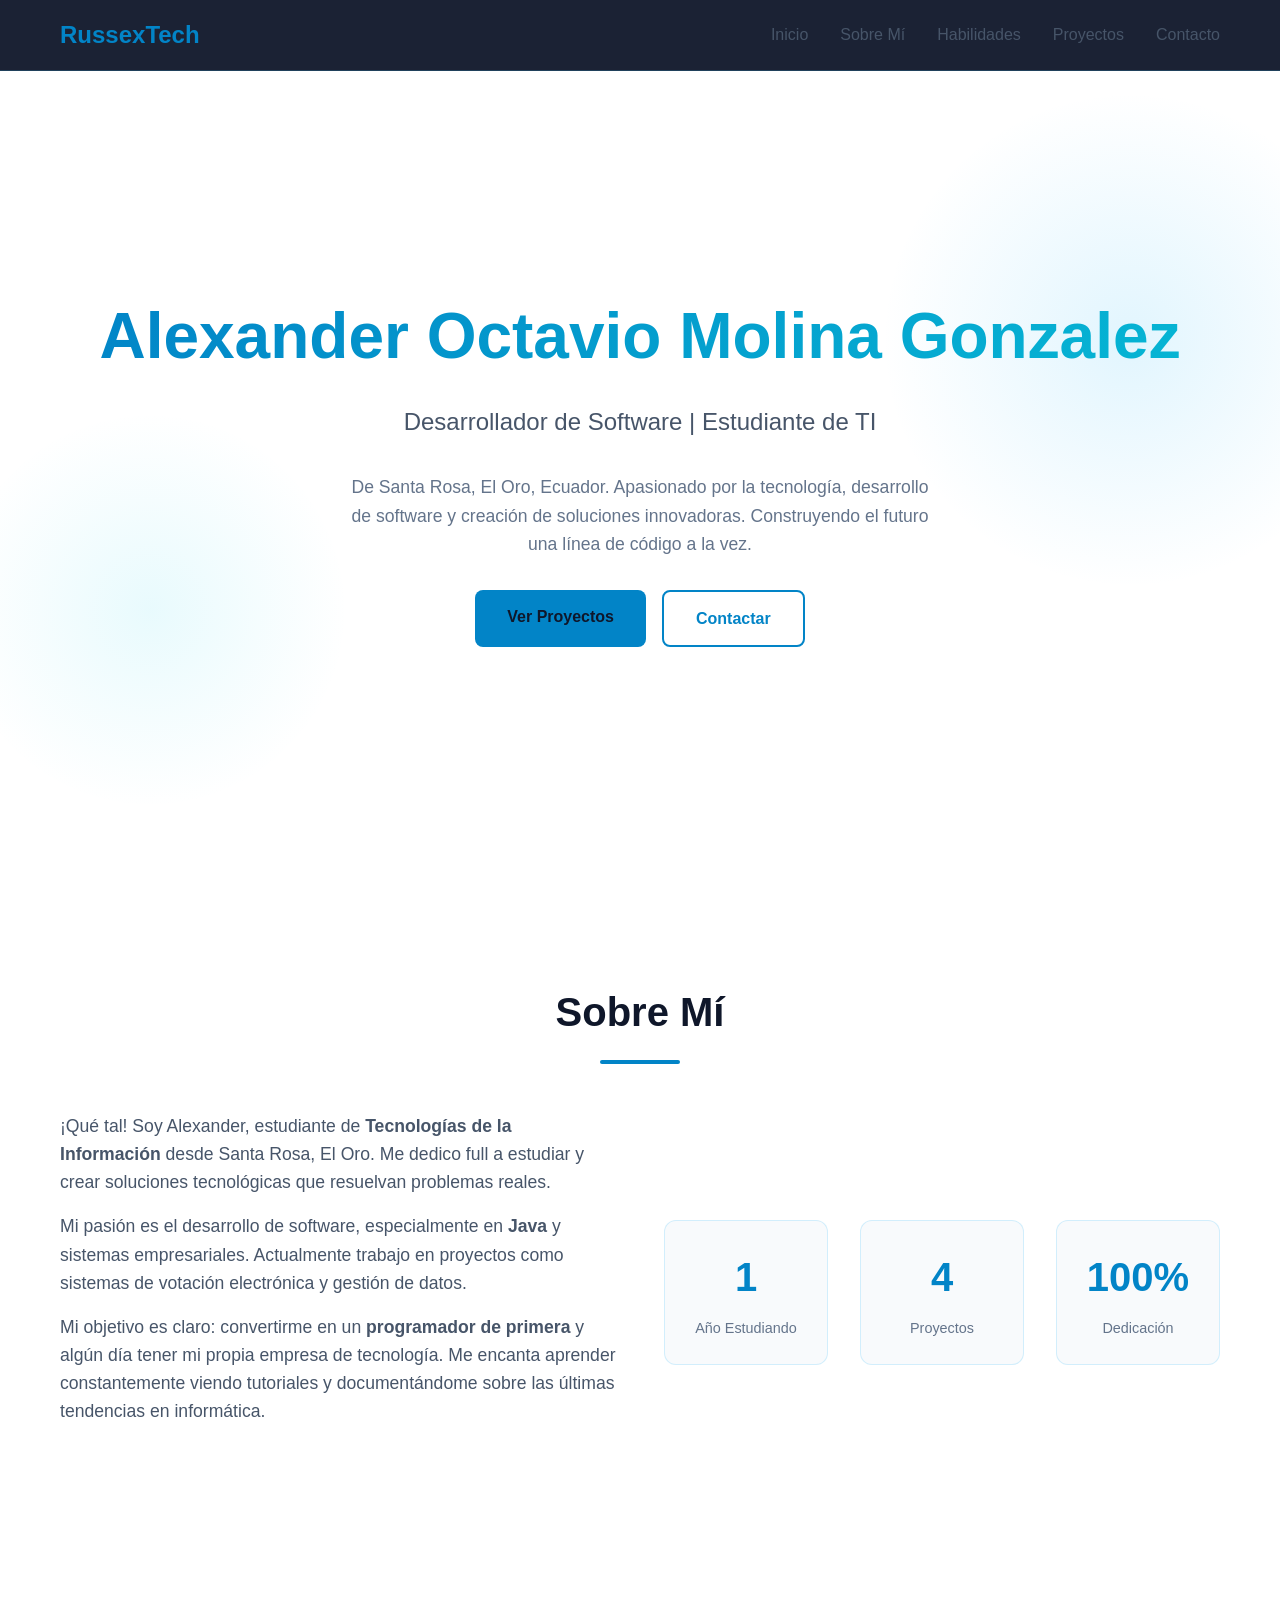
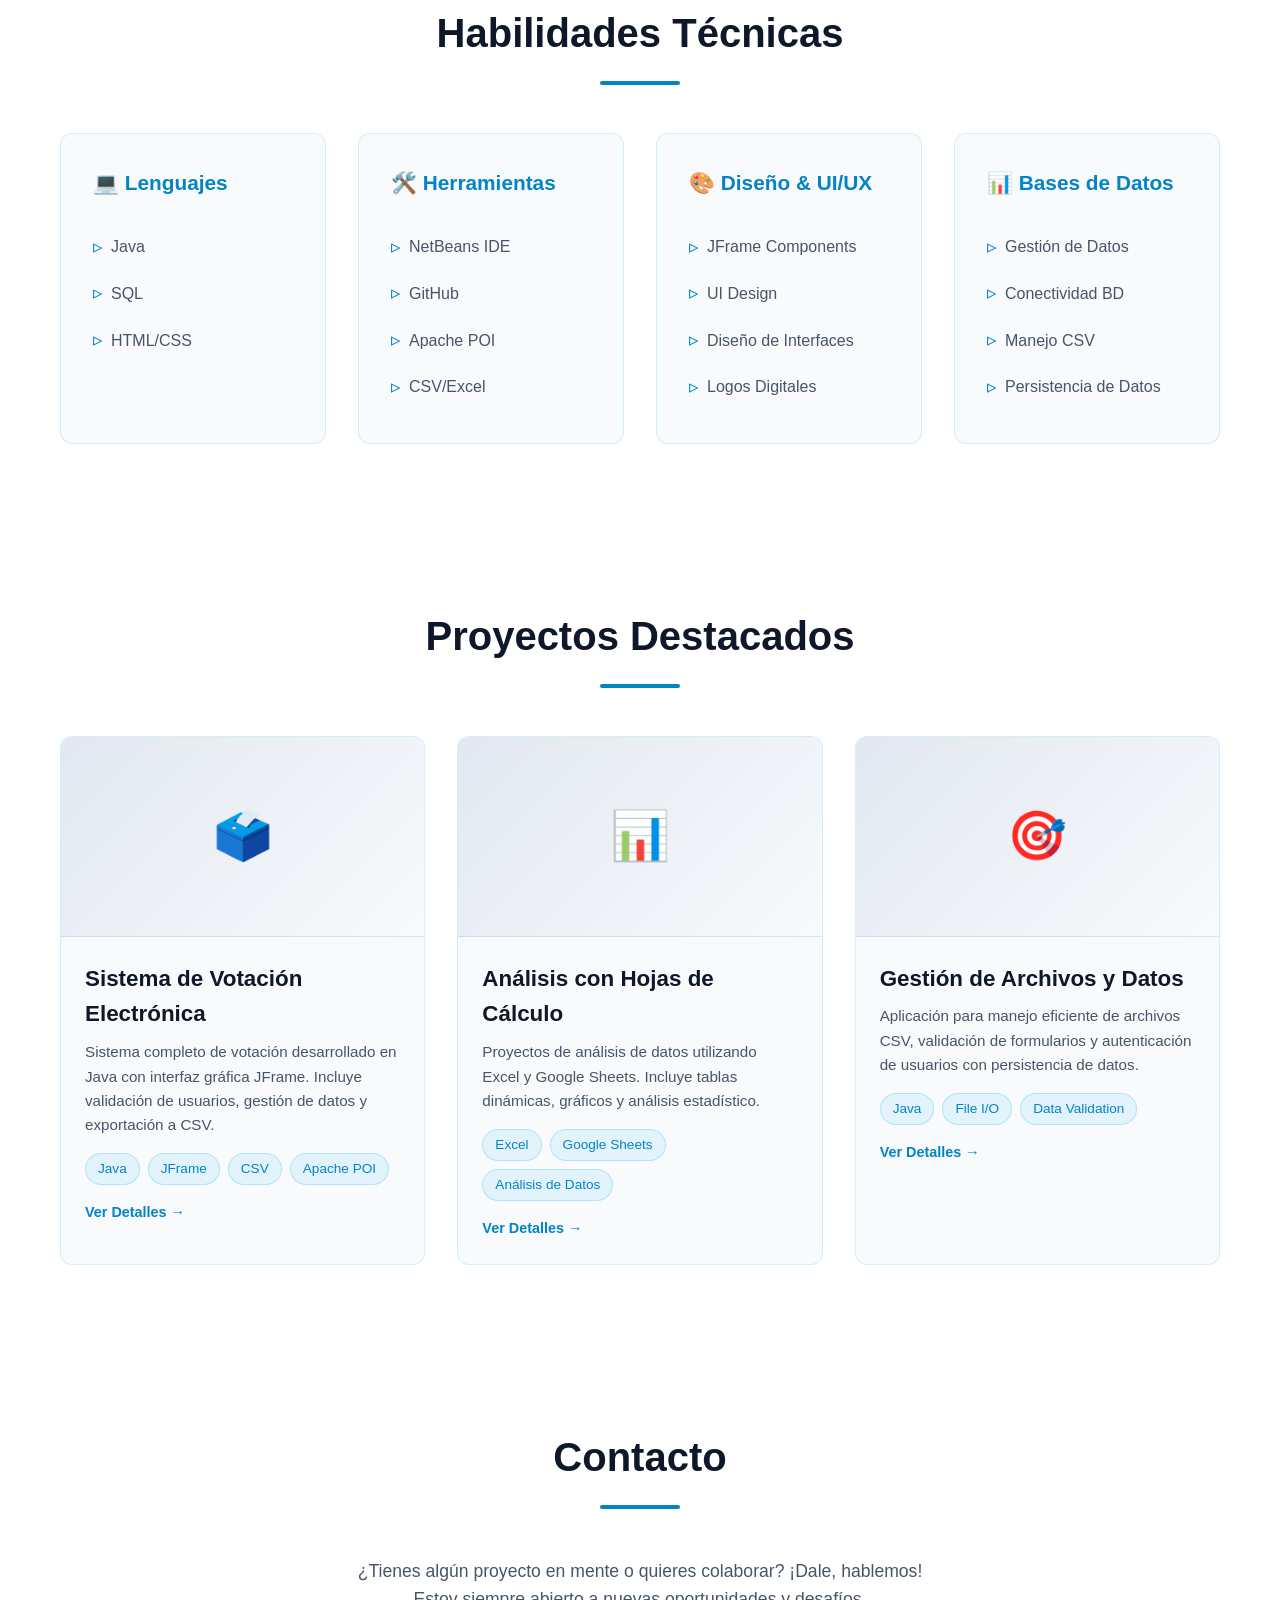
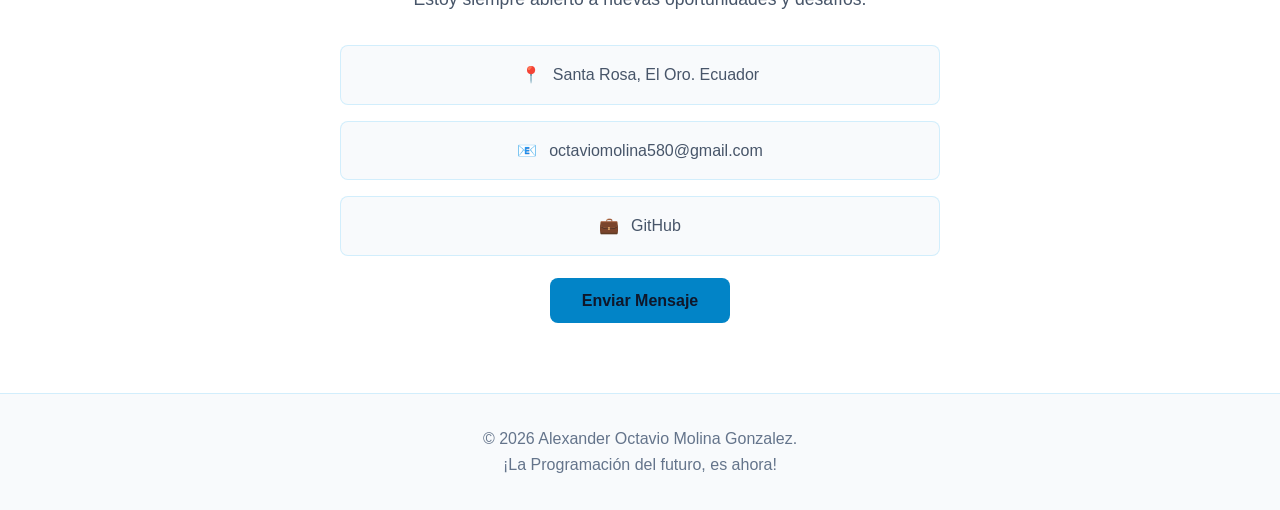
<file: index.html>
<!DOCTYPE html>
<html lang="es">
<head>
    <meta charset="UTF-8">
    <meta name="viewport" content="width=device-width, initial-scale=1.0">
    <title>Alexander Molina | Desarrollador de Software</title>
    <link rel="stylesheet" type="text/css" href="estilo.css">
</head>

<body>
    <!-- Navigation -->
    <nav>
        <div class="container">
            <a href="#home" class="logo">RussexTech</a>
            <button class="mobile-menu-btn" onclick="toggleMenu()">☰</button>
            <ul class="nav-links" id="navLinks">
                <li><a href="#home" onclick="closeMenu()">Inicio</a></li>
                <li><a href="#about" onclick="closeMenu()">Sobre Mí</a></li>
                <li><a href="#skills" onclick="closeMenu()">Habilidades</a></li>
                <li><a href="#projects" onclick="closeMenu()">Proyectos</a></li>
                <li><a href="#contact" onclick="closeMenu()">Contacto</a></li>
            </ul>
        </div>
    </nav>

    <!-- Hero Section -->
    <section id="home" class="hero">
        <div class="hero-content">
            <h1>Alexander Octavio Molina Gonzalez</h1>
            <p class="subtitle">Desarrollador de Software | Estudiante de TI</p>
            <p class="description">
                De Santa Rosa, El Oro, Ecuador. Apasionado por la tecnología, desarrollo de software y creación de
                soluciones innovadoras.
                Construyendo el futuro una línea de código a la vez.
            </p>
            <div class="cta-buttons">
                <a href="#projects" class="btn btn-primary">Ver Proyectos</a>
                <a href="#contact" class="btn btn-secondary">Contactar</a>
            </div>
        </div>
    </section>

    <!-- About Section -->
    <section id="about">
        <div class="container">
            <h2 class="section-title">Sobre Mí</h2>
            <div class="about-content">
                <div class="about-text">
                    <p>
                        ¡Qué tal! Soy Alexander, estudiante de <strong>Tecnologías de la Información</strong> desde
                        Santa Rosa, El Oro.
                        Me dedico full a estudiar y crear soluciones tecnológicas que resuelvan problemas reales.
                    </p>
                    <p>
                        Mi pasión es el desarrollo de software, especialmente en <strong>Java</strong> y sistemas
                        empresariales.
                        Actualmente trabajo en proyectos como sistemas de votación electrónica y gestión de datos.
                    </p>
                    <p>
                        Mi objetivo es claro: convertirme en un <strong>programador de primera</strong> y algún día
                        tener mi propia
                        empresa de tecnología. Me encanta aprender constantemente viendo tutoriales y documentándome
                        sobre las
                        últimas tendencias en informática.
                    </p>
                </div>
                <div class="stats">
                    <div class="stat-card">
                        <div class="stat-number">1</div>
                        <div class="stat-label">Año Estudiando</div>
                    </div>
                    <div class="stat-card">
                        <div class="stat-number">4</div>
                        <div class="stat-label">Proyectos</div>
                    </div>
                    <div class="stat-card">
                        <div class="stat-number">100%</div>
                        <div class="stat-label">Dedicación</div>
                    </div>
                </div>
            </div>
        </div>
    </section>

    <!-- Skills Section -->
    <section id="skills">
        <div class="container">
            <h2 class="section-title">Habilidades Técnicas</h2>
            <div class="skills-grid">
                <div class="skill-category">
                    <h3>💻 Lenguajes</h3>
                    <ul class="skill-list">
                        <li>Java</li>
                        <li>SQL</li>
                        <li>HTML/CSS</li>
                    </ul>
                </div>
                <div class="skill-category">
                    <h3>🛠️ Herramientas</h3>
                    <ul class="skill-list">
                        <li>NetBeans IDE</li>
                        <li>GitHub</li>
                        <li>Apache POI</li>
                        <li>CSV/Excel</li>
                    </ul>
                </div>
                <div class="skill-category">
                    <h3>🎨 Diseño & UI/UX</h3>
                    <ul class="skill-list">
                        <li>JFrame Components</li>
                        <li>UI Design</li>
                        <li>Diseño de Interfaces</li>
                        <li>Logos Digitales</li>
                    </ul>
                </div>
                <div class="skill-category">
                    <h3>📊 Bases de Datos</h3>
                    <ul class="skill-list">
                        <li>Gestión de Datos</li>
                        <li>Conectividad BD</li>
                        <li>Manejo CSV</li>
                        <li>Persistencia de Datos</li>
                    </ul>
                </div>
            </div>
        </div>
    </section>

    <!-- Projects Section -->
    <section id="projects">
        <div class="container">
            <h2 class="section-title">Proyectos Destacados</h2>
            <div class="projects-grid">
                <div class="project-card">
                    <div class="project-image">🗳️</div>
                    <div class="project-content">
                        <h3 class="project-title">Sistema de Votación Electrónica</h3>
                        <p class="project-description">
                            Sistema completo de votación desarrollado en Java con interfaz gráfica JFrame.
                            Incluye validación de usuarios, gestión de datos y exportación a CSV.
                        </p>
                        <div class="project-tech">
                            <span class="tech-tag">Java</span>
                            <span class="tech-tag">JFrame</span>
                            <span class="tech-tag">CSV</span>
                            <span class="tech-tag">Apache POI</span>
                        </div>
                        <div class="project-links">
                            <a href="#" class="project-link">Ver Detalles →</a>
                        </div>
                    </div>
                </div>

                <div class="project-card">
                    <div class="project-image">📊</div>
                    <div class="project-content">
                        <h3 class="project-title">Análisis con Hojas de Cálculo</h3>
                        <p class="project-description">
                            Proyectos de análisis de datos utilizando Excel y Google Sheets.
                            Incluye tablas dinámicas, gráficos y análisis estadístico.
                        </p>
                        <div class="project-tech">
                            <span class="tech-tag">Excel</span>
                            <span class="tech-tag">Google Sheets</span>
                            <span class="tech-tag">Análisis de Datos</span>
                        </div>
                        <div class="project-links">
                            <a href="#" class="project-link">Ver Detalles →</a>
                        </div>
                    </div>
                </div>

                <div class="project-card">
                    <div class="project-image">🎯</div>
                    <div class="project-content">
                        <h3 class="project-title">Gestión de Archivos y Datos</h3>
                        <p class="project-description">
                            Aplicación para manejo eficiente de archivos CSV, validación de formularios
                            y autenticación de usuarios con persistencia de datos.
                        </p>
                        <div class="project-tech">
                            <span class="tech-tag">Java</span>
                            <span class="tech-tag">File I/O</span>
                            <span class="tech-tag">Data Validation</span>
                        </div>
                        <div class="project-links">
                            <a href="#" class="project-link">Ver Detalles →</a>
                        </div>
                    </div>
                </div>
            </div>
        </div>
    </section>

    <!-- Contact Section -->
    <section id="contact">
        <div class="container">
            <h2 class="section-title">Contacto</h2>
            <div class="contact-content">
                <p>
                    ¿Tienes algún proyecto en mente o quieres colaborar?
                    ¡Dale, hablemos! Estoy siempre abierto a nuevas oportunidades y desafíos.
                </p>
                <div class="contact-info">
                    <div class="contact-item">
                        <span>📍</span>
                        <a href="#">Santa Rosa, El Oro. Ecuador</a>
                    </div>
                    <div class="contact-item">
                        <span>📧</span>
                        <a href="mailto:octaviomolina580@gmail.com">octaviomolina580@gmail.com</a>
                    </div>
                    <div class="contact-item">
                        <span>💼</span>
                        <a href="https://github.com" target="_blank">GitHub</a>
                    </div>
                </div>
                <div style="margin-top: 2rem;">
                    <a href="mailto:alexander.molina@example.com" class="btn btn-primary">Enviar Mensaje</a>
                </div>
            </div>
        </div>
    </section>

    <!-- Footer -->
    <footer>
        <div class="container">
            <p>&copy; 2026 Alexander Octavio Molina Gonzalez. <br>¡La Programación del futuro, es ahora!</p>
        </div>
    </footer>

    <script>
        function toggleMenu() {
            const navLinks = document.getElementById('navLinks');
            navLinks.classList.toggle('active');
        }

        function closeMenu() {
            const navLinks = document.getElementById('navLinks');
            navLinks.classList.remove('active');
        }

        // Smooth scrolling
        document.querySelectorAll('a[href^="#"]').forEach(anchor => {
            anchor.addEventListener('click', function (e) {
                e.preventDefault();
                const target = document.querySelector(this.getAttribute('href'));
                if (target) {
                    target.scrollIntoView({
                        behavior: 'smooth',
                        block: 'start'
                    });
                }
            });
        });

        // Change nav background on scroll
        window.addEventListener('scroll', () => {
            const nav = document.querySelector('nav');
            if (window.scrollY > 100) {
                nav.style.background = 'rgba(15, 23, 42, 0.98)';
            } else {
                nav.style.background = 'rgba(15, 23, 42, 0.95)';
            }
        });
    </script>
</body>

</html>
</file>
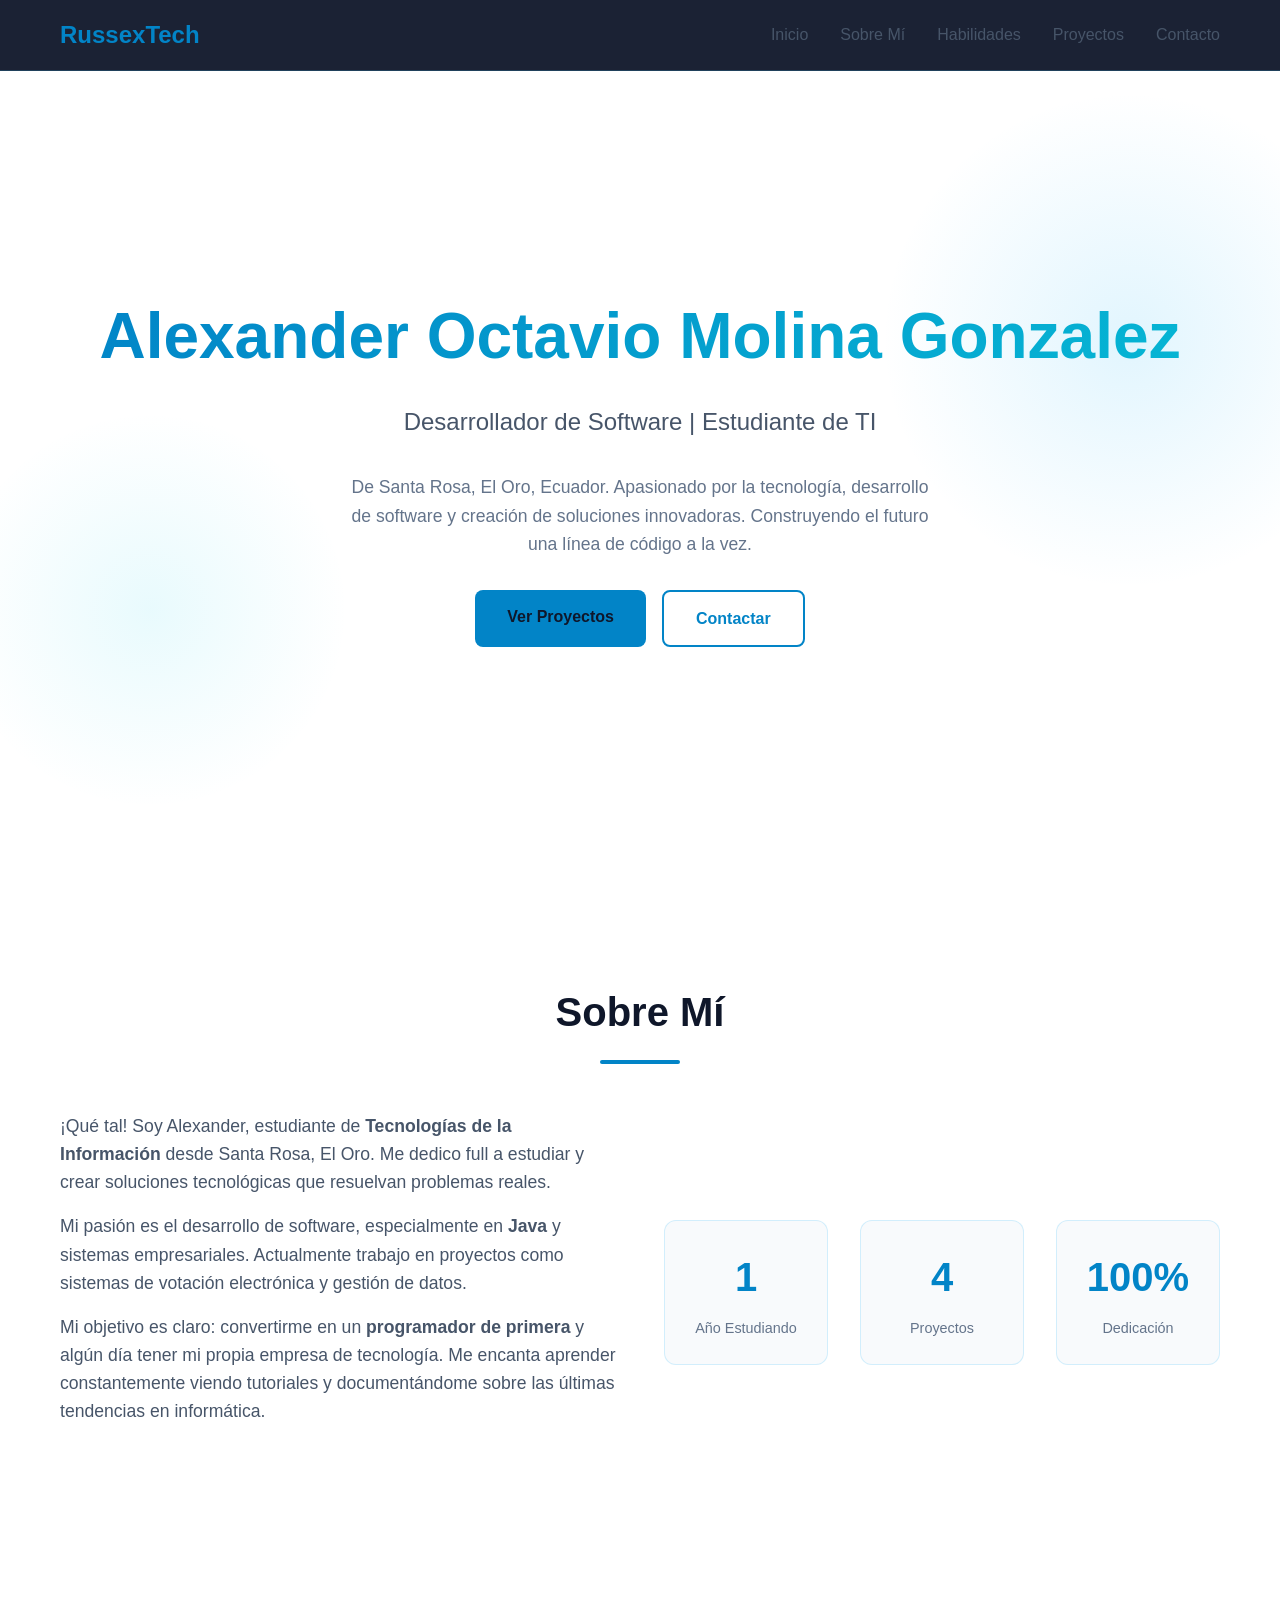
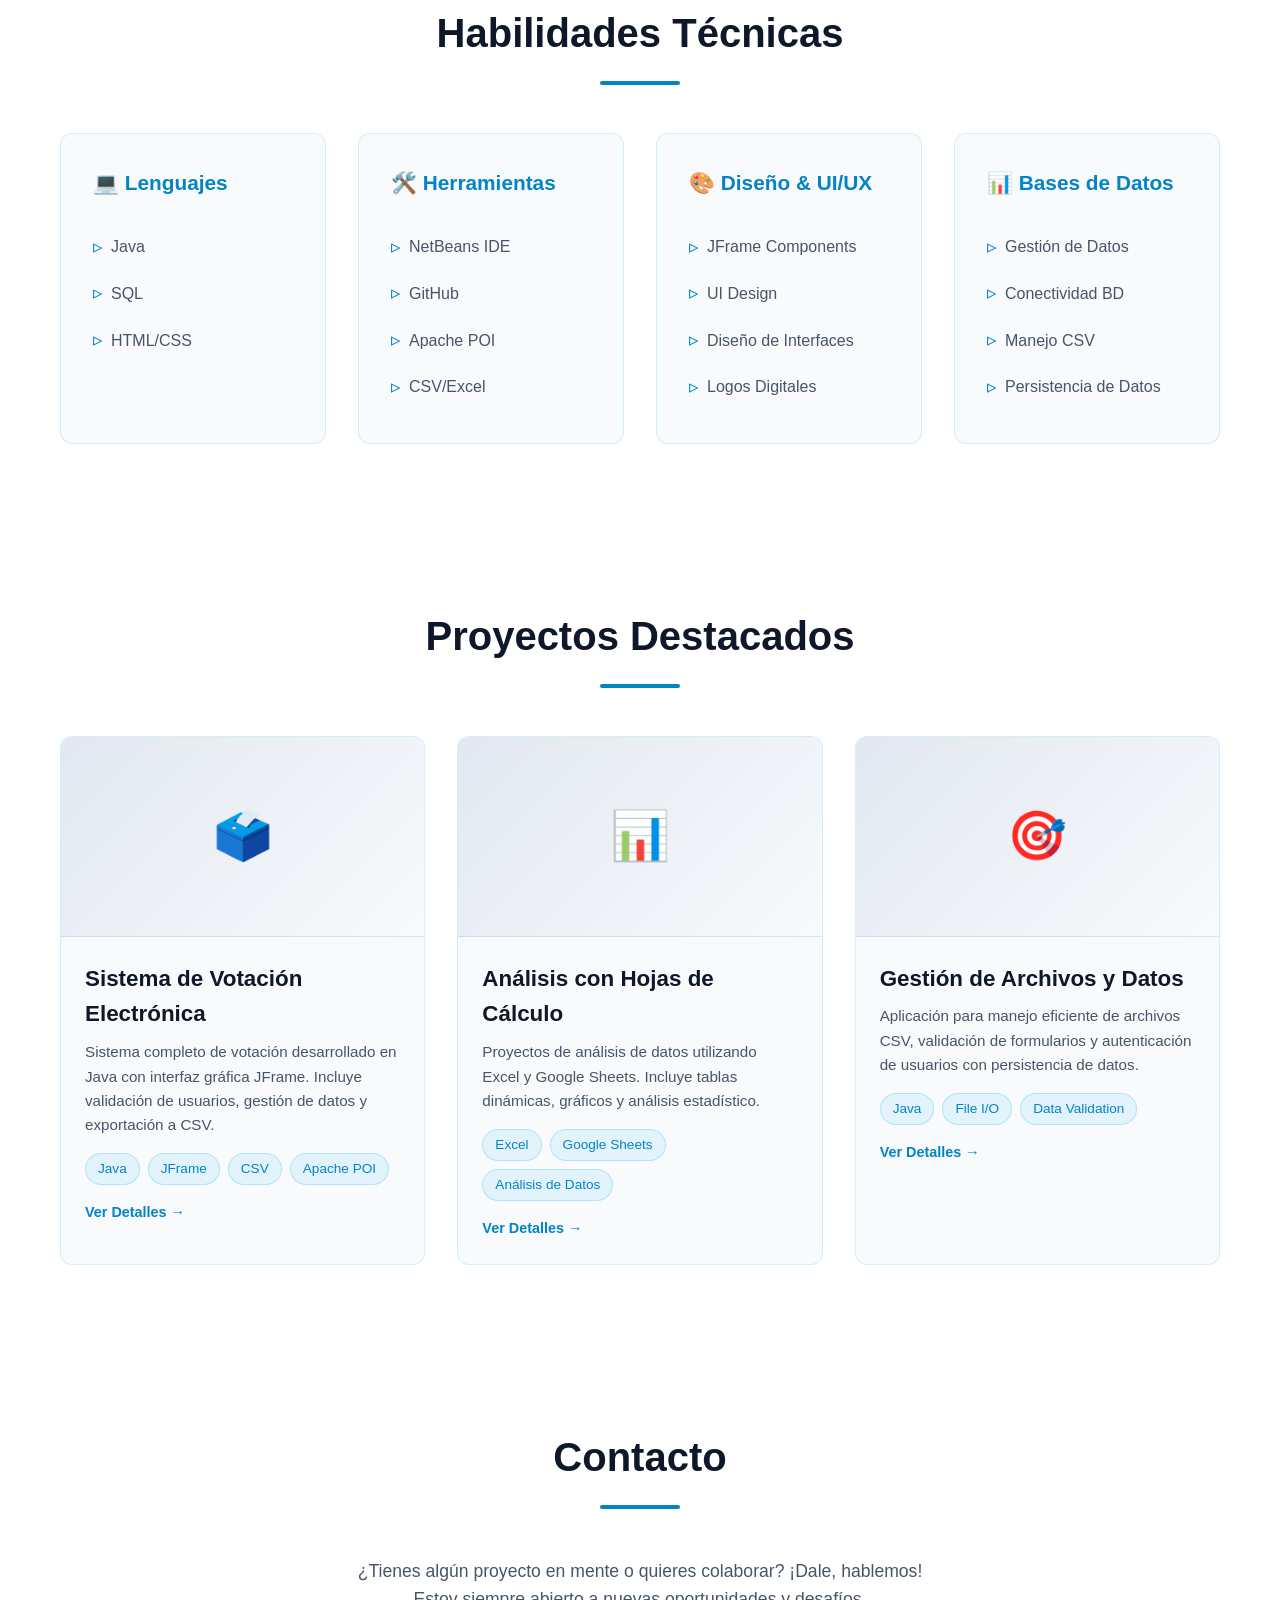
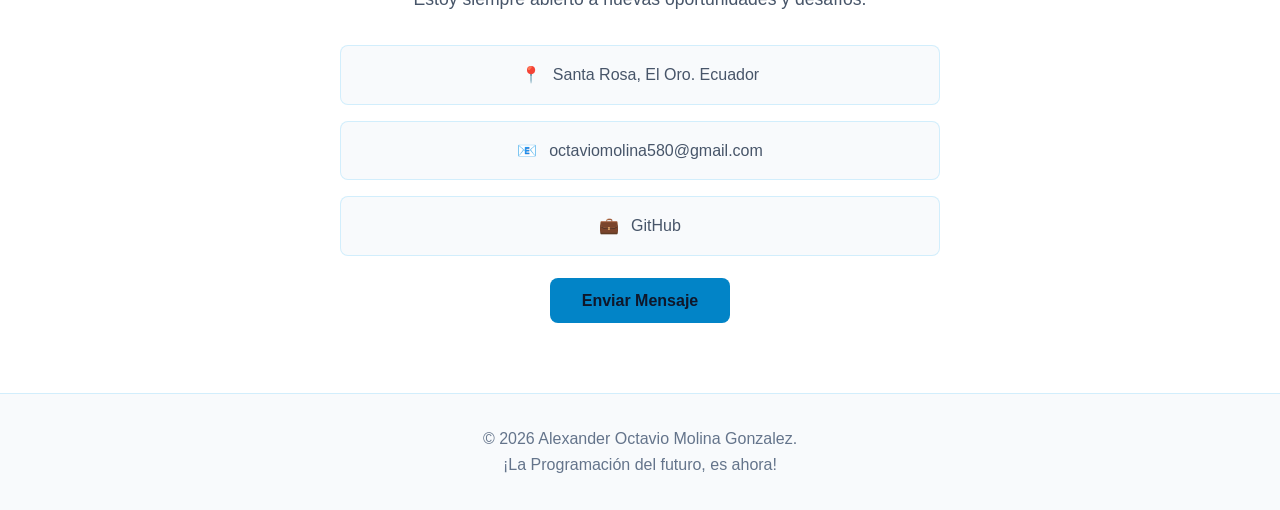
<file: Portfolio Alexander Molina.html>
<!DOCTYPE html>
<html lang="es">

<head>
    <meta charset="UTF-8">
    <meta name="viewport" content="width=device-width, initial-scale=1.0">
    <title>Alexander Molina | Desarrollador de Software</title>
    <style>
        :root {
            --color-bg-base: #0f172a;
            --color-bg-elevated: #1e293b;
            --color-bg-surface: #334155;
            --color-text-primary: #f1f5f9;
            --color-text-secondary: #cbd5e1;
            --color-text-muted: #94a3b8;
            --color-primary: #38bdf8;
            --color-primary-hover: #0ea5e9;
            --color-accent: #22d3ee;
            --font-family: -apple-system, BlinkMacSystemFont, 'Segoe UI', Roboto, sans-serif;
        }

        @media (prefers-color-scheme: light) {
            :root {
                --color-bg-base: #ffffff;
                --color-bg-elevated: #f8fafc;
                --color-bg-surface: #e2e8f0;
                --color-text-primary: #0f172a;
                --color-text-secondary: #475569;
                --color-text-muted: #64748b;
                --color-primary: #0284c7;
                --color-primary-hover: #0369a1;
                --color-accent: #06b6d4;
            }
        }

        * {
            margin: 0;
            padding: 0;
            box-sizing: border-box;
        }

        body {
            font-family: var(--font-family);
            background-color: var(--color-bg-base);
            color: var(--color-text-primary);
            line-height: 1.6;
            overflow-x: hidden;
        }

        .container {
            max-width: 1200px;
            margin: 0 auto;
            padding: 0 20px;
        }

        /* Navigation */
        nav {
            position: fixed;
            top: 0;
            width: 100%;
            background: rgba(15, 23, 42, 0.95);
            backdrop-filter: blur(10px);
            z-index: 1000;
            padding: 1rem 0;
            border-bottom: 1px solid rgba(56, 189, 248, 0.2);
        }

        @media (prefers-color-scheme: light) {
            nav {
                background: rgba(255, 255, 255, 0.95);
            }
        }

        nav .container {
            display: flex;
            justify-content: space-between;
            align-items: center;
        }

        .logo {
            font-size: 1.5rem;
            font-weight: 700;
            color: var(--color-primary);
            text-decoration: none;
        }

        .nav-links {
            display: flex;
            gap: 2rem;
            list-style: none;
        }

        .nav-links a {
            color: var(--color-text-secondary);
            text-decoration: none;
            font-weight: 500;
            transition: color 0.3s;
        }

        .nav-links a:hover {
            color: var(--color-primary);
        }

        /* Hero Section */
        .hero {
            min-height: 100vh;
            display: flex;
            align-items: center;
            justify-content: center;
            text-align: center;
            padding: 6rem 0 4rem;
            position: relative;
            overflow: hidden;
        }

        .hero::before {
            content: '';
            position: absolute;
            width: 500px;
            height: 500px;
            background: radial-gradient(circle, rgba(56, 189, 248, 0.15) 0%, transparent 70%);
            top: 10%;
            right: -100px;
            animation: float 6s ease-in-out infinite;
        }

        .hero::after {
            content: '';
            position: absolute;
            width: 400px;
            height: 400px;
            background: radial-gradient(circle, rgba(34, 211, 238, 0.1) 0%, transparent 70%);
            bottom: 10%;
            left: -50px;
            animation: float 8s ease-in-out infinite;
        }

        @keyframes float {

            0%,
            100% {
                transform: translateY(0px);
            }

            50% {
                transform: translateY(-20px);
            }
        }

        .hero-content {
            position: relative;
            z-index: 1;
        }

        .hero h1 {
            font-size: clamp(2.5rem, 5vw, 4rem);
            margin-bottom: 1rem;
            background: linear-gradient(135deg, var(--color-primary), var(--color-accent));
            -webkit-background-clip: text;
            -webkit-text-fill-color: transparent;
            background-clip: text;
        }

        .hero .subtitle {
            font-size: clamp(1.2rem, 2vw, 1.5rem);
            color: var(--color-text-secondary);
            margin-bottom: 2rem;
        }

        .hero .description {
            font-size: 1.1rem;
            color: var(--color-text-muted);
            max-width: 600px;
            margin: 0 auto 2rem;
        }

        .cta-buttons {
            display: flex;
            gap: 1rem;
            justify-content: center;
            flex-wrap: wrap;
        }

        .btn {
            padding: 0.875rem 2rem;
            border-radius: 8px;
            font-weight: 600;
            text-decoration: none;
            transition: all 0.3s;
            cursor: pointer;
            border: none;
            font-size: 1rem;
        }

        .btn-primary {
            background: var(--color-primary);
            color: #0f172a;
        }

        .btn-primary:hover {
            background: var(--color-primary-hover);
            transform: translateY(-2px);
            box-shadow: 0 10px 25px rgba(56, 189, 248, 0.3);
        }

        .btn-secondary {
            background: transparent;
            color: var(--color-primary);
            border: 2px solid var(--color-primary);
        }

        .btn-secondary:hover {
            background: var(--color-primary);
            color: #0f172a;
            transform: translateY(-2px);
        }

        /* Section Styles */
        section {
            padding: 5rem 0;
        }

        .section-title {
            font-size: 2.5rem;
            text-align: center;
            margin-bottom: 3rem;
            position: relative;
        }

        .section-title::after {
            content: '';
            display: block;
            width: 80px;
            height: 4px;
            background: var(--color-primary);
            margin: 1rem auto 0;
            border-radius: 2px;
        }

        /* About Section */
        .about-content {
            display: grid;
            grid-template-columns: 1fr 1fr;
            gap: 3rem;
            align-items: center;
        }

        .about-text p {
            color: var(--color-text-secondary);
            margin-bottom: 1rem;
            font-size: 1.1rem;
        }

        .stats {
            display: grid;
            grid-template-columns: repeat(3, 1fr);
            gap: 2rem;
            margin-top: 2rem;
        }

        .stat-card {
            background: var(--color-bg-elevated);
            padding: 1.5rem;
            border-radius: 12px;
            text-align: center;
            border: 1px solid rgba(56, 189, 248, 0.2);
            transition: transform 0.3s;
        }

        .stat-card:hover {
            transform: translateY(-5px);
            border-color: var(--color-primary);
        }

        .stat-number {
            font-size: 2.5rem;
            font-weight: 700;
            color: var(--color-primary);
        }

        .stat-label {
            color: var(--color-text-muted);
            font-size: 0.9rem;
            margin-top: 0.5rem;
        }

        /* Skills Section */
        .skills-grid {
            display: grid;
            grid-template-columns: repeat(auto-fit, minmax(250px, 1fr));
            gap: 2rem;
        }

        .skill-category {
            background: var(--color-bg-elevated);
            padding: 2rem;
            border-radius: 12px;
            border: 1px solid rgba(56, 189, 248, 0.2);
            transition: all 0.3s;
        }

        .skill-category:hover {
            transform: translateY(-5px);
            border-color: var(--color-primary);
            box-shadow: 0 10px 30px rgba(56, 189, 248, 0.2);
        }

        .skill-category h3 {
            color: var(--color-primary);
            margin-bottom: 1.5rem;
            font-size: 1.3rem;
        }

        .skill-list {
            list-style: none;
        }

        .skill-list li {
            padding: 0.5rem 0;
            color: var(--color-text-secondary);
            display: flex;
            align-items: center;
        }

        .skill-list li::before {
            content: '▹';
            color: var(--color-primary);
            margin-right: 0.5rem;
            font-size: 1.2rem;
        }

        /* Projects Section */
        .projects-grid {
            display: grid;
            grid-template-columns: repeat(auto-fit, minmax(320px, 1fr));
            gap: 2rem;
        }

        .project-card {
            background: var(--color-bg-elevated);
            border-radius: 12px;
            overflow: hidden;
            border: 1px solid rgba(56, 189, 248, 0.2);
            transition: all 0.3s;
        }

        .project-card:hover {
            transform: translateY(-10px);
            border-color: var(--color-primary);
            box-shadow: 0 15px 40px rgba(56, 189, 248, 0.3);
        }

        .project-image {
            width: 100%;
            height: 200px;
            background: linear-gradient(135deg, var(--color-bg-surface) 0%, var(--color-bg-elevated) 100%);
            display: flex;
            align-items: center;
            justify-content: center;
            font-size: 3rem;
            border-bottom: 1px solid rgba(56, 189, 248, 0.2);
        }

        .project-content {
            padding: 1.5rem;
        }

        .project-title {
            font-size: 1.4rem;
            margin-bottom: 0.5rem;
            color: var(--color-text-primary);
        }

        .project-description {
            color: var(--color-text-secondary);
            margin-bottom: 1rem;
            font-size: 0.95rem;
        }

        .project-tech {
            display: flex;
            flex-wrap: wrap;
            gap: 0.5rem;
            margin-bottom: 1rem;
        }

        .tech-tag {
            background: rgba(56, 189, 248, 0.1);
            color: var(--color-primary);
            padding: 0.25rem 0.75rem;
            border-radius: 20px;
            font-size: 0.85rem;
            border: 1px solid rgba(56, 189, 248, 0.3);
        }

        .project-links {
            display: flex;
            gap: 1rem;
        }

        .project-link {
            color: var(--color-primary);
            text-decoration: none;
            font-weight: 600;
            font-size: 0.9rem;
            transition: color 0.3s;
        }

        .project-link:hover {
            color: var(--color-accent);
        }

        /* Contact Section */
        .contact-content {
            max-width: 600px;
            margin: 0 auto;
            text-align: center;
        }

        .contact-content p {
            color: var(--color-text-secondary);
            margin-bottom: 2rem;
            font-size: 1.1rem;
        }

        .contact-info {
            display: flex;
            flex-direction: column;
            gap: 1rem;
            margin-top: 2rem;
        }

        .contact-item {
            display: flex;
            align-items: center;
            justify-content: center;
            gap: 0.75rem;
            padding: 1rem;
            background: var(--color-bg-elevated);
            border-radius: 8px;
            border: 1px solid rgba(56, 189, 248, 0.2);
            transition: all 0.3s;
        }

        .contact-item:hover {
            border-color: var(--color-primary);
            transform: translateX(5px);
        }

        .contact-item a {
            color: var(--color-text-secondary);
            text-decoration: none;
            transition: color 0.3s;
        }

        .contact-item:hover a {
            color: var(--color-primary);
        }

        /* Footer */
        footer {
            background: var(--color-bg-elevated);
            padding: 2rem 0;
            text-align: center;
            border-top: 1px solid rgba(56, 189, 248, 0.2);
        }

        footer p {
            color: var(--color-text-muted);
        }

        /* Mobile Menu */
        .mobile-menu-btn {
            display: none;
            background: none;
            border: none;
            color: var(--color-primary);
            font-size: 1.5rem;
            cursor: pointer;
        }

        /* Responsive */
        @media (max-width: 768px) {
            .mobile-menu-btn {
                display: block;
            }

            .nav-links {
                position: fixed;
                top: 70px;
                left: -100%;
                flex-direction: column;
                background: var(--color-bg-elevated);
                width: 100%;
                padding: 2rem;
                transition: left 0.3s;
                border-bottom: 1px solid rgba(56, 189, 248, 0.2);
            }

            .nav-links.active {
                left: 0;
            }

            .about-content {
                grid-template-columns: 1fr;
            }

            .stats {
                grid-template-columns: 1fr;
            }

            .projects-grid {
                grid-template-columns: 1fr;
            }

            .cta-buttons {
                flex-direction: column;
                align-items: center;
            }

            .btn {
                width: 100%;
                max-width: 300px;
            }
        }
    </style>
</head>

<body>
    <!-- Navigation -->
    <nav>
        <div class="container">
            <a href="#home" class="logo">RussexTech</a>
            <button class="mobile-menu-btn" onclick="toggleMenu()">☰</button>
            <ul class="nav-links" id="navLinks">
                <li><a href="#home" onclick="closeMenu()">Inicio</a></li>
                <li><a href="#about" onclick="closeMenu()">Sobre Mí</a></li>
                <li><a href="#skills" onclick="closeMenu()">Habilidades</a></li>
                <li><a href="#projects" onclick="closeMenu()">Proyectos</a></li>
                <li><a href="#contact" onclick="closeMenu()">Contacto</a></li>
            </ul>
        </div>
    </nav>

    <!-- Hero Section -->
    <section id="home" class="hero">
        <div class="hero-content">
            <h1>Alexander Octavio Molina Gonzalez</h1>
            <p class="subtitle">Desarrollador de Software | Estudiante de TI</p>
            <p class="description">
                De Santa Rosa, El Oro, Ecuador. Apasionado por la tecnología, desarrollo de software y creación de
                soluciones innovadoras.
                Construyendo el futuro una línea de código a la vez.
            </p>
            <div class="cta-buttons">
                <a href="#projects" class="btn btn-primary">Ver Proyectos</a>
                <a href="#contact" class="btn btn-secondary">Contactar</a>
            </div>
        </div>
    </section>

    <!-- About Section -->
    <section id="about">
        <div class="container">
            <h2 class="section-title">Sobre Mí</h2>
            <div class="about-content">
                <div class="about-text">
                    <p>
                        ¡Qué tal! Soy Alexander, estudiante de <strong>Tecnologías de la Información</strong> desde
                        Santa Rosa, El Oro.
                        Me dedico full a estudiar y crear soluciones tecnológicas que resuelvan problemas reales.
                    </p>
                    <p>
                        Mi pasión es el desarrollo de software, especialmente en <strong>Java</strong> y sistemas
                        empresariales.
                        Actualmente trabajo en proyectos como sistemas de votación electrónica y gestión de datos.
                    </p>
                    <p>
                        Mi objetivo es claro: convertirme en un <strong>programador de primera</strong> y algún día
                        tener mi propia
                        empresa de tecnología. Me encanta aprender constantemente viendo tutoriales y documentándome
                        sobre las
                        últimas tendencias en informática.
                    </p>
                </div>
                <div class="stats">
                    <div class="stat-card">
                        <div class="stat-number">1</div>
                        <div class="stat-label">Año Estudiando</div>
                    </div>
                    <div class="stat-card">
                        <div class="stat-number">4</div>
                        <div class="stat-label">Proyectos</div>
                    </div>
                    <div class="stat-card">
                        <div class="stat-number">100%</div>
                        <div class="stat-label">Dedicación</div>
                    </div>
                </div>
            </div>
        </div>
    </section>

    <!-- Skills Section -->
    <section id="skills">
        <div class="container">
            <h2 class="section-title">Habilidades Técnicas</h2>
            <div class="skills-grid">
                <div class="skill-category">
                    <h3>💻 Lenguajes</h3>
                    <ul class="skill-list">
                        <li>Java</li>
                        <li>SQL</li>
                        <li>HTML/CSS</li>
                    </ul>
                </div>
                <div class="skill-category">
                    <h3>🛠️ Herramientas</h3>
                    <ul class="skill-list">
                        <li>NetBeans IDE</li>
                        <li>GitHub</li>
                        <li>Apache POI</li>
                        <li>CSV/Excel</li>
                    </ul>
                </div>
                <div class="skill-category">
                    <h3>🎨 Diseño & UI/UX</h3>
                    <ul class="skill-list">
                        <li>JFrame Components</li>
                        <li>UI Design</li>
                        <li>Diseño de Interfaces</li>
                        <li>Logos Digitales</li>
                    </ul>
                </div>
                <div class="skill-category">
                    <h3>📊 Bases de Datos</h3>
                    <ul class="skill-list">
                        <li>Gestión de Datos</li>
                        <li>Conectividad BD</li>
                        <li>Manejo CSV</li>
                        <li>Persistencia de Datos</li>
                    </ul>
                </div>
            </div>
        </div>
    </section>

    <!-- Projects Section -->
    <section id="projects">
        <div class="container">
            <h2 class="section-title">Proyectos Destacados</h2>
            <div class="projects-grid">
                <div class="project-card">
                    <div class="project-image">🗳️</div>
                    <div class="project-content">
                        <h3 class="project-title">Sistema de Votación Electrónica</h3>
                        <p class="project-description">
                            Sistema completo de votación desarrollado en Java con interfaz gráfica JFrame.
                            Incluye validación de usuarios, gestión de datos y exportación a CSV.
                        </p>
                        <div class="project-tech">
                            <span class="tech-tag">Java</span>
                            <span class="tech-tag">JFrame</span>
                            <span class="tech-tag">CSV</span>
                            <span class="tech-tag">Apache POI</span>
                        </div>
                        <div class="project-links">
                            <a href="#" class="project-link">Ver Detalles →</a>
                        </div>
                    </div>
                </div>

                <div class="project-card">
                    <div class="project-image">📊</div>
                    <div class="project-content">
                        <h3 class="project-title">Análisis con Hojas de Cálculo</h3>
                        <p class="project-description">
                            Proyectos de análisis de datos utilizando Excel y Google Sheets.
                            Incluye tablas dinámicas, gráficos y análisis estadístico.
                        </p>
                        <div class="project-tech">
                            <span class="tech-tag">Excel</span>
                            <span class="tech-tag">Google Sheets</span>
                            <span class="tech-tag">Análisis de Datos</span>
                        </div>
                        <div class="project-links">
                            <a href="#" class="project-link">Ver Detalles →</a>
                        </div>
                    </div>
                </div>

                <div class="project-card">
                    <div class="project-image">🎯</div>
                    <div class="project-content">
                        <h3 class="project-title">Gestión de Archivos y Datos</h3>
                        <p class="project-description">
                            Aplicación para manejo eficiente de archivos CSV, validación de formularios
                            y autenticación de usuarios con persistencia de datos.
                        </p>
                        <div class="project-tech">
                            <span class="tech-tag">Java</span>
                            <span class="tech-tag">File I/O</span>
                            <span class="tech-tag">Data Validation</span>
                        </div>
                        <div class="project-links">
                            <a href="#" class="project-link">Ver Detalles →</a>
                        </div>
                    </div>
                </div>
            </div>
        </div>
    </section>

    <!-- Contact Section -->
    <section id="contact">
        <div class="container">
            <h2 class="section-title">Contacto</h2>
            <div class="contact-content">
                <p>
                    ¿Tienes algún proyecto en mente o quieres colaborar?
                    ¡Dale, hablemos! Estoy siempre abierto a nuevas oportunidades y desafíos.
                </p>
                <div class="contact-info">
                    <div class="contact-item">
                        <span>📍</span>
                        <a href="#">Santa Rosa, El Oro. Ecuador</a>
                    </div>
                    <div class="contact-item">
                        <span>📧</span>
                        <a href="mailto:octaviomolina580@gmail.com">octaviomolina580@gmail.com</a>
                    </div>
                    <div class="contact-item">
                        <span>💼</span>
                        <a href="https://github.com" target="_blank">GitHub</a>
                    </div>
                </div>
                <div style="margin-top: 2rem;">
                    <a href="mailto:alexander.molina@example.com" class="btn btn-primary">Enviar Mensaje</a>
                </div>
            </div>
        </div>
    </section>

    <!-- Footer -->
    <footer>
        <div class="container">
            <p>&copy; 2026 Alexander Octavio Molina Gonzalez. <br>¡La Programación del futuro, es ahora!</p>
        </div>
    </footer>

    <script>
        function toggleMenu() {
            const navLinks = document.getElementById('navLinks');
            navLinks.classList.toggle('active');
        }

        function closeMenu() {
            const navLinks = document.getElementById('navLinks');
            navLinks.classList.remove('active');
        }

        // Smooth scrolling
        document.querySelectorAll('a[href^="#"]').forEach(anchor => {
            anchor.addEventListener('click', function (e) {
                e.preventDefault();
                const target = document.querySelector(this.getAttribute('href'));
                if (target) {
                    target.scrollIntoView({
                        behavior: 'smooth',
                        block: 'start'
                    });
                }
            });
        });

        // Change nav background on scroll
        window.addEventListener('scroll', () => {
            const nav = document.querySelector('nav');
            if (window.scrollY > 100) {
                nav.style.background = 'rgba(15, 23, 42, 0.98)';
            } else {
                nav.style.background = 'rgba(15, 23, 42, 0.95)';
            }
        });
    </script>
</body>

</html>
</file>
<file: estilo.css>
:root {
            --color-bg-base: #0f172a;
            --color-bg-elevated: #1e293b;
            --color-bg-surface: #334155;
            --color-text-primary: #f1f5f9;
            --color-text-secondary: #cbd5e1;
            --color-text-muted: #94a3b8;
            --color-primary: #38bdf8;
            --color-primary-hover: #0ea5e9;
            --color-accent: #22d3ee;
            --font-family: -apple-system, BlinkMacSystemFont, 'Segoe UI', Roboto, sans-serif;
        }

        @media (prefers-color-scheme: light) {
            :root {
                --color-bg-base: #ffffff;
                --color-bg-elevated: #f8fafc;
                --color-bg-surface: #e2e8f0;
                --color-text-primary: #0f172a;
                --color-text-secondary: #475569;
                --color-text-muted: #64748b;
                --color-primary: #0284c7;
                --color-primary-hover: #0369a1;
                --color-accent: #06b6d4;
            }
        }

        * {
            margin: 0;
            padding: 0;
            box-sizing: border-box;
        }

        body {
            font-family: var(--font-family);
            background-color: var(--color-bg-base);
            color: var(--color-text-primary);
            line-height: 1.6;
            overflow-x: hidden;
        }

        .container {
            max-width: 1200px;
            margin: 0 auto;
            padding: 0 20px;
        }

        /* Navigation */
        nav {
            position: fixed;
            top: 0;
            width: 100%;
            background: rgba(15, 23, 42, 0.95);
            backdrop-filter: blur(10px);
            z-index: 1000;
            padding: 1rem 0;
            border-bottom: 1px solid rgba(56, 189, 248, 0.2);
        }

        @media (prefers-color-scheme: light) {
            nav {
                background: rgba(255, 255, 255, 0.95);
            }
        }

        nav .container {
            display: flex;
            justify-content: space-between;
            align-items: center;
        }

        .logo {
            font-size: 1.5rem;
            font-weight: 700;
            color: var(--color-primary);
            text-decoration: none;
        }

        .nav-links {
            display: flex;
            gap: 2rem;
            list-style: none;
        }

        .nav-links a {
            color: var(--color-text-secondary);
            text-decoration: none;
            font-weight: 500;
            transition: color 0.3s;
        }

        .nav-links a:hover {
            color: var(--color-primary);
        }

        /* Hero Section */
        .hero {
            min-height: 100vh;
            display: flex;
            align-items: center;
            justify-content: center;
            text-align: center;
            padding: 6rem 0 4rem;
            position: relative;
            overflow: hidden;
        }

        .hero::before {
            content: '';
            position: absolute;
            width: 500px;
            height: 500px;
            background: radial-gradient(circle, rgba(56, 189, 248, 0.15) 0%, transparent 70%);
            top: 10%;
            right: -100px;
            animation: float 6s ease-in-out infinite;
        }

        .hero::after {
            content: '';
            position: absolute;
            width: 400px;
            height: 400px;
            background: radial-gradient(circle, rgba(34, 211, 238, 0.1) 0%, transparent 70%);
            bottom: 10%;
            left: -50px;
            animation: float 8s ease-in-out infinite;
        }

        @keyframes float {

            0%,
            100% {
                transform: translateY(0px);
            }

            50% {
                transform: translateY(-20px);
            }
        }

        .hero-content {
            position: relative;
            z-index: 1;
        }

        .hero h1 {
            font-size: clamp(2.5rem, 5vw, 4rem);
            margin-bottom: 1rem;
            background: linear-gradient(135deg, var(--color-primary), var(--color-accent));
            -webkit-background-clip: text;
            -webkit-text-fill-color: transparent;
            background-clip: text;
        }

        .hero .subtitle {
            font-size: clamp(1.2rem, 2vw, 1.5rem);
            color: var(--color-text-secondary);
            margin-bottom: 2rem;
        }

        .hero .description {
            font-size: 1.1rem;
            color: var(--color-text-muted);
            max-width: 600px;
            margin: 0 auto 2rem;
        }

        .cta-buttons {
            display: flex;
            gap: 1rem;
            justify-content: center;
            flex-wrap: wrap;
        }

        .btn {
            padding: 0.875rem 2rem;
            border-radius: 8px;
            font-weight: 600;
            text-decoration: none;
            transition: all 0.3s;
            cursor: pointer;
            border: none;
            font-size: 1rem;
        }

        .btn-primary {
            background: var(--color-primary);
            color: #0f172a;
        }

        .btn-primary:hover {
            background: var(--color-primary-hover);
            transform: translateY(-2px);
            box-shadow: 0 10px 25px rgba(56, 189, 248, 0.3);
        }

        .btn-secondary {
            background: transparent;
            color: var(--color-primary);
            border: 2px solid var(--color-primary);
        }

        .btn-secondary:hover {
            background: var(--color-primary);
            color: #0f172a;
            transform: translateY(-2px);
        }

        /* Section Styles */
        section {
            padding: 5rem 0;
        }

        .section-title {
            font-size: 2.5rem;
            text-align: center;
            margin-bottom: 3rem;
            position: relative;
        }

        .section-title::after {
            content: '';
            display: block;
            width: 80px;
            height: 4px;
            background: var(--color-primary);
            margin: 1rem auto 0;
            border-radius: 2px;
        }

        /* About Section */
        .about-content {
            display: grid;
            grid-template-columns: 1fr 1fr;
            gap: 3rem;
            align-items: center;
        }

        .about-text p {
            color: var(--color-text-secondary);
            margin-bottom: 1rem;
            font-size: 1.1rem;
        }

        .stats {
            display: grid;
            grid-template-columns: repeat(3, 1fr);
            gap: 2rem;
            margin-top: 2rem;
        }

        .stat-card {
            background: var(--color-bg-elevated);
            padding: 1.5rem;
            border-radius: 12px;
            text-align: center;
            border: 1px solid rgba(56, 189, 248, 0.2);
            transition: transform 0.3s;
        }

        .stat-card:hover {
            transform: translateY(-5px);
            border-color: var(--color-primary);
        }

        .stat-number {
            font-size: 2.5rem;
            font-weight: 700;
            color: var(--color-primary);
        }

        .stat-label {
            color: var(--color-text-muted);
            font-size: 0.9rem;
            margin-top: 0.5rem;
        }

        /* Skills Section */
        .skills-grid {
            display: grid;
            grid-template-columns: repeat(auto-fit, minmax(250px, 1fr));
            gap: 2rem;
        }

        .skill-category {
            background: var(--color-bg-elevated);
            padding: 2rem;
            border-radius: 12px;
            border: 1px solid rgba(56, 189, 248, 0.2);
            transition: all 0.3s;
        }

        .skill-category:hover {
            transform: translateY(-5px);
            border-color: var(--color-primary);
            box-shadow: 0 10px 30px rgba(56, 189, 248, 0.2);
        }

        .skill-category h3 {
            color: var(--color-primary);
            margin-bottom: 1.5rem;
            font-size: 1.3rem;
        }

        .skill-list {
            list-style: none;
        }

        .skill-list li {
            padding: 0.5rem 0;
            color: var(--color-text-secondary);
            display: flex;
            align-items: center;
        }

        .skill-list li::before {
            content: '▹';
            color: var(--color-primary);
            margin-right: 0.5rem;
            font-size: 1.2rem;
        }

        /* Projects Section */
        .projects-grid {
            display: grid;
            grid-template-columns: repeat(auto-fit, minmax(320px, 1fr));
            gap: 2rem;
        }

        .project-card {
            background: var(--color-bg-elevated);
            border-radius: 12px;
            overflow: hidden;
            border: 1px solid rgba(56, 189, 248, 0.2);
            transition: all 0.3s;
        }

        .project-card:hover {
            transform: translateY(-10px);
            border-color: var(--color-primary);
            box-shadow: 0 15px 40px rgba(56, 189, 248, 0.3);
        }

        .project-image {
            width: 100%;
            height: 200px;
            background: linear-gradient(135deg, var(--color-bg-surface) 0%, var(--color-bg-elevated) 100%);
            display: flex;
            align-items: center;
            justify-content: center;
            font-size: 3rem;
            border-bottom: 1px solid rgba(56, 189, 248, 0.2);
        }

        .project-content {
            padding: 1.5rem;
        }

        .project-title {
            font-size: 1.4rem;
            margin-bottom: 0.5rem;
            color: var(--color-text-primary);
        }

        .project-description {
            color: var(--color-text-secondary);
            margin-bottom: 1rem;
            font-size: 0.95rem;
        }

        .project-tech {
            display: flex;
            flex-wrap: wrap;
            gap: 0.5rem;
            margin-bottom: 1rem;
        }

        .tech-tag {
            background: rgba(56, 189, 248, 0.1);
            color: var(--color-primary);
            padding: 0.25rem 0.75rem;
            border-radius: 20px;
            font-size: 0.85rem;
            border: 1px solid rgba(56, 189, 248, 0.3);
        }

        .project-links {
            display: flex;
            gap: 1rem;
        }

        .project-link {
            color: var(--color-primary);
            text-decoration: none;
            font-weight: 600;
            font-size: 0.9rem;
            transition: color 0.3s;
        }

        .project-link:hover {
            color: var(--color-accent);
        }

        /* Contact Section */
        .contact-content {
            max-width: 600px;
            margin: 0 auto;
            text-align: center;
        }

        .contact-content p {
            color: var(--color-text-secondary);
            margin-bottom: 2rem;
            font-size: 1.1rem;
        }

        .contact-info {
            display: flex;
            flex-direction: column;
            gap: 1rem;
            margin-top: 2rem;
        }

        .contact-item {
            display: flex;
            align-items: center;
            justify-content: center;
            gap: 0.75rem;
            padding: 1rem;
            background: var(--color-bg-elevated);
            border-radius: 8px;
            border: 1px solid rgba(56, 189, 248, 0.2);
            transition: all 0.3s;
        }

        .contact-item:hover {
            border-color: var(--color-primary);
            transform: translateX(5px);
        }

        .contact-item a {
            color: var(--color-text-secondary);
            text-decoration: none;
            transition: color 0.3s;
        }

        .contact-item:hover a {
            color: var(--color-primary);
        }

        /* Footer */
        footer {
            background: var(--color-bg-elevated);
            padding: 2rem 0;
            text-align: center;
            border-top: 1px solid rgba(56, 189, 248, 0.2);
        }

        footer p {
            color: var(--color-text-muted);
        }

        /* Mobile Menu */
        .mobile-menu-btn {
            display: none;
            background: none;
            border: none;
            color: var(--color-primary);
            font-size: 1.5rem;
            cursor: pointer;
        }

        /* Responsive */
        @media (max-width: 768px) {
            .mobile-menu-btn {
                display: block;
            }

            .nav-links {
                position: fixed;
                top: 70px;
                left: -100%;
                flex-direction: column;
                background: var(--color-bg-elevated);
                width: 100%;
                padding: 2rem;
                transition: left 0.3s;
                border-bottom: 1px solid rgba(56, 189, 248, 0.2);
            }

            .nav-links.active {
                left: 0;
            }

            .about-content {
                grid-template-columns: 1fr;
            }

            .stats {
                grid-template-columns: 1fr;
            }

            .projects-grid {
                grid-template-columns: 1fr;
            }

            .cta-buttons {
                flex-direction: column;
                align-items: center;
            }

            .btn {
                width: 100%;
                max-width: 300px;
            }
        }
</file>
